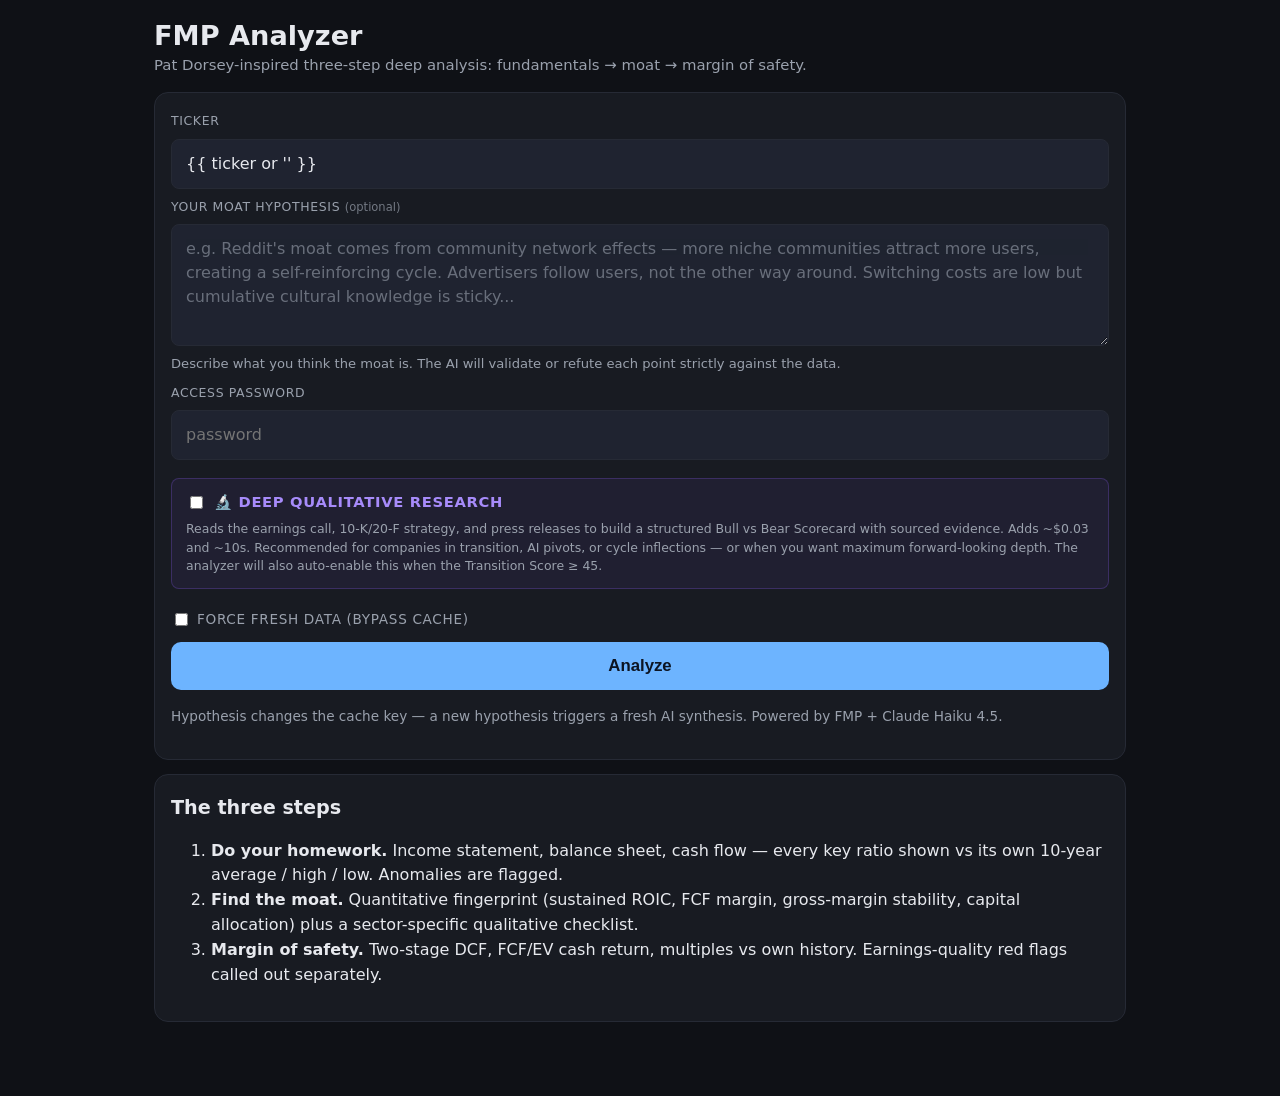
<file: templates/index.html>
<!doctype html>
<html lang="en">
<head>
<meta charset="utf-8">
<meta name="viewport" content="width=device-width,initial-scale=1">
<title>FMP Analyzer — Dorsey-style stock analysis</title>
<link rel="stylesheet" href="/static/style.css">
</head>
<body>
<main class="wrap">
  <header>
    <h1>FMP Analyzer</h1>
    <p class="sub">Pat Dorsey-inspired three-step deep analysis: fundamentals → moat → margin of safety.</p>
  </header>

  <form method="POST" action="/analyze" class="card">
    <label for="ticker">Ticker</label>
    <input id="ticker" name="ticker" type="text" autocapitalize="characters" autocomplete="off"
           inputmode="text" required maxlength="10" value="{{ ticker or '' }}"
           placeholder="e.g. AAPL">

    <label for="moat_hypothesis">Your moat hypothesis <span class="optional">(optional)</span></label>
    <textarea id="moat_hypothesis" name="moat_hypothesis" rows="4"
              placeholder="e.g. Reddit's moat comes from community network effects — more niche communities attract more users, creating a self-reinforcing cycle. Advertisers follow users, not the other way around. Switching costs are low but cumulative cultural knowledge is sticky..."></textarea>
    <p class="field-hint">Describe what you think the moat is. The AI will validate or refute each point strictly against the data.</p>

    <label for="password">Access password</label>
    <input id="password" name="password" type="password" required placeholder="password">

    <div class="deep-research-toggle">
      <label class="checkbox-inline">
        <input type="checkbox" name="deep_research" id="deep_research" value="1">
        <span class="dr-label">🔬 Deep qualitative research</span>
      </label>
      <p class="dr-hint">Reads the earnings call, 10-K/20-F strategy, and press releases to build a structured Bull vs Bear Scorecard with sourced evidence. Adds ~$0.03 and ~10s. Recommended for companies in transition, AI pivots, or cycle inflections — or when you want maximum forward-looking depth. The analyzer will also auto-enable this when the Transition Score ≥ 45.</p>
    </div>

    <label class="checkbox-inline" style="margin-top:4px">
      <input type="checkbox" name="force_refresh" value="1"> Force fresh data (bypass cache)
    </label>
    <button type="submit">Analyze</button>
    <p class="hint">Hypothesis changes the cache key — a new hypothesis triggers a fresh AI synthesis. Powered by FMP + Claude Haiku 4.5.</p>
  </form>

  <section class="card">
    <h2>The three steps</h2>
    <ol>
      <li><strong>Do your homework.</strong> Income statement, balance sheet, cash flow — every key ratio shown vs its own 10-year average / high / low. Anomalies are flagged.</li>
      <li><strong>Find the moat.</strong> Quantitative fingerprint (sustained ROIC, FCF margin, gross-margin stability, capital allocation) plus a sector-specific qualitative checklist.</li>
      <li><strong>Margin of safety.</strong> Two-stage DCF, FCF/EV cash return, multiples vs own history. Earnings-quality red flags called out separately.</li>
    </ol>
  </section>
</main>
</body>
</html>
</file>
<file: static/style.css>
:root {
  --bg: #0f1116;
  --card: #181b22;
  --card-2: #1f2330;
  --fg: #e7e9ee;
  --mute: #9aa1ad;
  --accent: #6db4ff;
  --good: #5dd39e;
  --green: #5dd39e;
  --warn: #f5b942;
  --bad: #ff6b6b;
  --border: #262a35;
}

* { box-sizing: border-box; }
html, body { margin: 0; padding: 0; }
body {
  font-family: -apple-system, BlinkMacSystemFont, "Segoe UI", Roboto, system-ui, sans-serif;
  background: var(--bg);
  color: var(--fg);
  line-height: 1.55;
  -webkit-font-smoothing: antialiased;
}
a { color: var(--accent); text-decoration: none; }
a:hover { text-decoration: underline; }

.wrap {
  max-width: 1000px;
  margin: 0 auto;
  padding: 16px 14px 60px;
}

header h1 {
  font-size: 1.7rem;
  margin: 0.2em 0 0.1em;
  line-height: 1.1;
}
.ticker { color: var(--mute); font-weight: 400; font-size: 1rem; }
.sub { color: var(--mute); margin: 0.2em 0 1em; font-size: 0.93rem; }

.card {
  background: var(--card);
  border: 1px solid var(--border);
  border-radius: 14px;
  padding: 18px 16px;
  margin: 14px 0;
}
.card.hero { border-color: #2c4a6e; background: linear-gradient(180deg, #1a2434, #181b22); }

h2 { font-size: 1.2rem; margin: 0 0 0.4em; }
h3 { font-size: 1.0rem; margin: 1.2em 0 0.4em; color: var(--fg); }

.snapshot-grid, .kvgrid {
  display: grid;
  grid-template-columns: repeat(2, minmax(0, 1fr));
  gap: 8px 12px;
  margin: 8px 0;
}
@media (min-width: 600px) {
  .snapshot-grid, .kvgrid { grid-template-columns: repeat(4, minmax(0, 1fr)); }
}
.snapshot-grid div, .kvgrid div {
  background: var(--card-2);
  border-radius: 8px;
  padding: 8px 10px;
  display: flex;
  flex-direction: column;
}
.snapshot-grid span, .kvgrid span { color: var(--mute); font-size: 0.78rem; text-transform: uppercase; letter-spacing: 0.04em; }
.snapshot-grid strong, .kvgrid strong { font-size: 1.05rem; font-weight: 600; }

.tablewrap { overflow-x: auto; -webkit-overflow-scrolling: touch; }
table {
  width: 100%;
  border-collapse: collapse;
  font-size: 0.92rem;
  min-width: 540px;
}
th, td { text-align: left; padding: 7px 8px; border-bottom: 1px solid var(--border); }
th { font-weight: 600; color: var(--mute); }
tbody th { color: var(--fg); }
tr.flag-elevated_vs_history td, tr.flag-elevated_vs_history th { background: rgba(245, 185, 66, 0.06); }
tr.flag-extreme_vs_history td, tr.flag-extreme_vs_history th { background: rgba(255, 107, 107, 0.08); }
tr.flag-depressed_vs_history td, tr.flag-depressed_vs_history th { background: rgba(93, 211, 158, 0.06); }

.flag-tag { font-size: 0.75rem; padding: 2px 7px; border-radius: 999px; background: var(--card-2); color: var(--warn); white-space: nowrap; }
.flag-tag.extreme_vs_history { color: var(--bad); }
.flag-tag.depressed_vs_history { color: var(--good); }

.moat-verdict {
  display: flex; align-items: center; gap: 14px; margin: 6px 0 14px;
  background: var(--card-2); padding: 12px 14px; border-radius: 10px;
}
.big-score { font-size: 1.6rem; font-weight: 700; color: var(--accent); }

.moat-panes {
  display: grid;
  grid-template-columns: 1fr;
  gap: 14px;
  margin: 8px 0 18px;
}
@media (min-width: 800px) {
  .moat-panes { grid-template-columns: 1fr 1fr; }
  .moat-panes.three-col { grid-template-columns: 1fr 1fr; }
  .moat-panes.four-col { grid-template-columns: 1fr 1fr; }
}
@media (min-width: 1200px) {
  .moat-panes.three-col { grid-template-columns: 1fr 1fr 1fr; }
  .moat-panes.four-col { grid-template-columns: 1fr 1fr; }
}
@media (min-width: 1500px) {
  .moat-panes.four-col { grid-template-columns: 1fr 1fr 1fr 1fr; }
}
.moat-pane {
  background: var(--card-2);
  border: 1px solid var(--border);
  border-radius: 10px;
  padding: 12px 14px;
}
.moat-pane.growth-pane {
  border-color: rgba(120, 200, 140, 0.4);
}
.moat-pane.growth-pane .pane-label {
  color: rgba(140, 220, 160, 0.95);
}
.moat-pane.competition-pane {
  border-color: rgba(200, 160, 100, 0.4);
}
.moat-pane.competition-pane .pane-label {
  color: rgba(220, 180, 120, 0.95);
}
.moat-pane-head {
  display: flex;
  flex-direction: column;
  gap: 4px;
  margin-bottom: 10px;
  padding-bottom: 10px;
  border-bottom: 1px solid var(--border);
}
.pane-label {
  font-size: 0.7rem;
  text-transform: uppercase;
  letter-spacing: 0.06em;
  color: var(--mute);
}
.moat-pane .big-score { font-size: 1.4rem; }
.moat-pane table { min-width: 0; font-size: 0.86rem; }

/* ---- Quality color coding for metric current values ---- */
td.qval, strong.qval { font-weight: 600; }
td.qval.great, strong.qval.great { color: #4ade80; }
td.qval.good,  strong.qval.good  { color: #86efac; }
td.qval.warn,  strong.qval.warn  { color: var(--warn); }
td.qval.bad,   strong.qval.bad   { color: var(--warn); }
td.qval.critical, strong.qval.critical { color: var(--bad); }

/* ---- Chat follow-ups ---- */
#chat-messages {
  display: flex;
  flex-direction: column;
  gap: 10px;
  margin: 10px 0 14px;
  max-height: 600px;
  overflow-y: auto;
}
#chat-messages:empty { display: none; }
.chat-bubble {
  padding: 10px 14px;
  border-radius: 12px;
  max-width: 85%;
  line-height: 1.45;
  white-space: pre-wrap;
  word-wrap: break-word;
}
.chat-bubble.user {
  align-self: flex-end;
  background: var(--accent, #4a7cff);
  color: #fff;
  border-bottom-right-radius: 4px;
}
.chat-bubble.assistant {
  align-self: flex-start;
  background: var(--card-2);
  border: 1px solid var(--border);
  border-bottom-left-radius: 4px;
}
.chat-bubble.assistant.loading {
  font-style: italic;
  color: var(--mute);
}
.chat-bubble.error {
  align-self: stretch;
  background: rgba(220, 80, 80, 0.12);
  border: 1px solid rgba(220, 80, 80, 0.4);
  color: #ffb3b3;
}
.chat-bubble .meta {
  display: block;
  font-size: 0.7rem;
  color: var(--mute);
  margin-top: 6px;
}
.chat-bubble.user .meta { color: rgba(255,255,255,0.7); }

#chat-form textarea {
  width: 100%;
  background: var(--card-2);
  color: var(--fg);
  border: 1px solid var(--border);
  border-radius: 8px;
  padding: 10px 12px;
  font-family: inherit;
  font-size: 0.95rem;
  resize: vertical;
}
#chat-form textarea:focus { outline: 1px solid var(--accent, #4a7cff); }
.chat-controls {
  display: flex;
  align-items: center;
  gap: 12px;
  margin-top: 8px;
  flex-wrap: wrap;
}
.chat-controls input[type="password"] {
  background: var(--card-2);
  color: var(--fg);
  border: 1px solid var(--border);
  border-radius: 6px;
  padding: 7px 10px;
  font-size: 0.9rem;
  flex: 1;
  min-width: 120px;
}
.chat-controls button {
  background: var(--accent, #4a7cff);
  color: #fff;
  border: none;
  border-radius: 6px;
  padding: 8px 18px;
  font-size: 0.95rem;
  font-weight: 600;
  cursor: pointer;
}
.chat-controls button:disabled {
  opacity: 0.5;
  cursor: not-allowed;
}
.checkbox-inline {
  display: inline-flex;
  align-items: center;
  gap: 6px;
  font-size: 0.85rem;
  color: var(--mute);
  cursor: pointer;
}
#chat-cost {
  margin-top: 6px;
  font-size: 0.78rem;
}

.checklist { padding-left: 1.1em; }
.checklist li { margin-bottom: 4px; }

.flag-card {
  background: var(--card-2);
  border-left: 4px solid var(--mute);
  border-radius: 8px;
  padding: 10px 14px;
  margin: 8px 0;
}
.flag-card.sev-high { border-left-color: var(--bad); }
.flag-card.sev-medium { border-left-color: var(--warn); }
.flag-card.sev-low { border-left-color: var(--accent); }
.flag-head { display: flex; justify-content: space-between; align-items: center; gap: 10px; }
.sev { font-size: 0.7rem; text-transform: uppercase; letter-spacing: 0.05em; padding: 2px 8px; border-radius: 999px; }
.sev.sev-high { background: rgba(255,107,107,0.18); color: var(--bad); }
.sev.sev-medium { background: rgba(245,185,66,0.18); color: var(--warn); }
.sev.sev-low { background: rgba(109,180,255,0.18); color: var(--accent); }

.badge {
  display: inline-block; font-size: 0.75rem; padding: 2px 8px; border-radius: 999px;
  margin-left: 8px; vertical-align: middle;
}
.badge.cache { background: rgba(154,161,173,0.2); color: var(--mute); }
.badge.fresh { background: rgba(93,211,158,0.18); color: var(--good); }

form.card { display: flex; flex-direction: column; gap: 8px; }
label { font-size: 0.78rem; color: var(--mute); text-transform: uppercase; letter-spacing: 0.05em; }
label .optional { font-size: 0.72rem; color: var(--mute); text-transform: none; letter-spacing: 0; opacity: 0.7; }
input[type="text"], input[type="password"], textarea {
  background: var(--card-2);
  border: 1px solid var(--border);
  border-radius: 8px;
  padding: 12px 14px;
  color: var(--fg);
  font-size: 1.0rem;
  width: 100%;
  font-family: inherit;
  line-height: 1.5;
  resize: vertical;
}
input:focus, textarea:focus { outline: 2px solid var(--accent); border-color: var(--accent); }
textarea::placeholder { color: var(--mute); opacity: 0.6; }
.field-hint { color: var(--mute); font-size: 0.82rem; margin: 0; }
button {
  background: var(--accent);
  color: #0c1422;
  border: 0;
  border-radius: 10px;
  padding: 14px;
  font-size: 1.05rem;
  font-weight: 700;
  cursor: pointer;
  margin-top: 4px;
}
button:hover { filter: brightness(1.05); }
.hint { color: var(--mute); font-size: 0.85rem; margin-top: 8px; }

/* Hypothesis display on report */
.hypothesis-box {
  background: rgba(109, 180, 255, 0.07);
  border: 1px solid rgba(109, 180, 255, 0.2);
  border-radius: 8px;
  padding: 10px 14px;
  margin-bottom: 14px;
}
.hypothesis-box p { margin: 4px 0 0; font-style: italic; color: var(--fg); font-size: 0.93rem; }
.hyp-label {
  font-size: 0.72rem; text-transform: uppercase; letter-spacing: 0.06em;
  color: var(--accent); font-weight: 600;
}

.ai-md h2, .ai-md h3 { margin: 0.6em 0 0.3em; }
.ai-md ul { padding-left: 1.2em; margin: 0.4em 0; }
.ai-md p { margin: 0.4em 0; }

/* ---- Step 4 — Business Quality Report Card ---- */
.bq-banner {
  display: flex;
  align-items: center;
  gap: 14px;
  background: var(--card-2);
  border-radius: 10px;
  padding: 12px 16px;
  margin-bottom: 16px;
}
/* ── Business Quality Pillar Cards ───────────────────────── */
.bq-grid {
  display: grid;
  grid-template-columns: 1fr;
  gap: 14px;
}
@media (min-width: 600px)  { .bq-grid { grid-template-columns: 1fr 1fr; } }
@media (min-width: 1100px) { .bq-grid { grid-template-columns: repeat(3, 1fr); } }
@media (min-width: 1500px) { .bq-grid { grid-template-columns: repeat(5, 1fr); } }

.bq-pillar {
  background: var(--card-2);
  border: 1px solid var(--border);
  border-radius: 12px;
  overflow: hidden;
  display: flex;
  flex-direction: column;
  /* Left accent strip per quality level */
  border-left-width: 4px;
  border-left-style: solid;
}
.bq-pillar.great { border-left-color: #4ade80; }
.bq-pillar.good  { border-left-color: #86efac; }
.bq-pillar.warn  { border-left-color: #f5b942; }
.bq-pillar.bad   { border-left-color: #ff6b6b; }
.bq-pillar.critical { border-left-color: #dc2626; }

/* Top section — score display */
.bq-pillar-top {
  padding: 14px 16px 12px;
  display: flex;
  flex-direction: column;
  gap: 5px;
  border-bottom: 1px solid var(--border);
}

.bq-pillar-label {
  font-size: 0.68rem;
  font-weight: 700;
  text-transform: uppercase;
  letter-spacing: 0.1em;
  color: var(--mute);
}

.bq-score-row {
  display: flex;
  align-items: baseline;
  gap: 4px;
}

.bq-score-num {
  font-size: 2.1rem;
  font-weight: 800;
  line-height: 1;
  letter-spacing: -0.02em;
}
.bq-score-num.great { color: #4ade80; }
.bq-score-num.good  { color: #86efac; }
.bq-score-num.warn  { color: #f5b942; }
.bq-score-num.bad   { color: #ff6b6b; }
.bq-score-num.critical { color: #dc2626; }

.bq-score-denom {
  font-size: 0.9rem;
  color: var(--mute);
  font-weight: 500;
  align-self: flex-end;
  margin-bottom: 3px;
}

/* Progress track */
.bq-score-track {
  height: 5px;
  background: var(--border);
  border-radius: 999px;
  overflow: hidden;
  margin-top: 2px;
}
.bq-score-fill {
  height: 100%;
  border-radius: 999px;
}
.bq-score-fill.great { background: #4ade80; }
.bq-score-fill.good  { background: #86efac; }
.bq-score-fill.warn  { background: #f5b942; }
.bq-score-fill.bad   { background: #ff6b6b; }
.bq-score-fill.critical { background: #dc2626; }

.bq-verdict-text {
  font-size: 0.85rem;
  font-weight: 600;
  color: var(--fg);
  margin-top: 1px;
}

/* Body — AI text + collapsible details */
.bq-pillar-body {
  padding: 12px 16px 14px;
  flex: 1;
  display: flex;
  flex-direction: column;
  gap: 0;
}

.bq-ai-text {
  font-size: 0.85rem;
  line-height: 1.55;
  color: var(--fg);
  margin: 0 0 10px;
}

/* Collapsible details table */
details.bq-details { margin-top: 4px; }
details.bq-details > summary {
  list-style: none;
  cursor: pointer;
  font-size: 0.72rem;
  font-weight: 700;
  color: var(--mute);
  text-transform: uppercase;
  letter-spacing: 0.07em;
  padding: 7px 0 5px;
  border-top: 1px solid var(--border);
  display: flex;
  align-items: center;
  gap: 5px;
  user-select: none;
}
details.bq-details > summary::-webkit-details-marker { display: none; }
details.bq-details > summary::before {
  content: '▶';
  font-size: 0.55rem;
  opacity: 0.6;
  transition: transform 0.18s;
  display: inline-block;
}
details.bq-details[open] > summary::before { transform: rotate(90deg); }
.bq-pillar table { min-width: 0; font-size: 0.82rem; margin-top: 6px; }

/* ---- Business model / per-$1,000 panel ---- */
.biz-model-panel {
  background: var(--card-2);
  border: 1px solid var(--border);
  border-radius: 10px;
  padding: 14px 16px;
  margin-bottom: 16px;
}
.biz-model-head { margin-bottom: 12px; }
.per1k-grid { display: flex; flex-direction: column; gap: 6px; margin-bottom: 12px; }
.per1k-row {
  display: grid;
  grid-template-columns: 190px 1fr 52px;
  align-items: center;
  gap: 8px;
  font-size: 0.85rem;
}
.per1k-label { color: var(--fg); white-space: nowrap; }
/* Balance-sheet rows with inline description text */
.bs-row-with-desc { align-items: start; }
.per1k-label-col { display: flex; flex-direction: column; gap: 1px; min-width: 0; }
.per1k-label-col .per1k-label { white-space: normal; line-height: 1.3; }
.per1k-desc { font-size: 0.69rem; color: var(--mute); line-height: 1.35; white-space: normal; }
.bs-row-with-desc .per1k-bar-wrap { margin-top: 5px; }
.bs-row-with-desc .per1k-val { margin-top: 3px; }
.per1k-bar-wrap { background: var(--border); border-radius: 3px; height: 7px; }
.per1k-bar { border-radius: 3px; height: 7px; min-width: 2px; max-width: 100%; opacity: 0.85; }
.per1k-val { font-weight: 700; text-align: right; font-size: 0.83rem; }
.per1k-note { font-size: 0.72rem; color: var(--mute); margin-top: 4px; }
.per1k-divider { border-top: 1px dashed var(--border); margin: 4px 0; }
.per1k-derived .per1k-label { color: var(--mute); }
.per1k-subtext {
  grid-column: 1 / -1;
  font-size: 0.71rem;
  color: var(--mute);
  margin-top: -2px;
  padding-bottom: 2px;
}
.biz-model-text {
  margin: 0;
  font-size: 0.9rem;
  color: var(--fg);
  line-height: 1.55;
  border-top: 1px solid var(--border);
  padding-top: 10px;
}

/* ---- Capital allocation chart ---- */
.capalloc-grid { display: flex; flex-direction: column; gap: 6px; }

/* ---- Balance sheet fortress metrics strip ---- */
.bs-fortress-strip {
  display: grid;
  grid-template-columns: repeat(2, 1fr);
  gap: 8px;
  margin: 10px 0 8px;
}
@media (min-width: 500px)  { .bs-fortress-strip { grid-template-columns: repeat(3, 1fr); } }
@media (min-width: 800px)  { .bs-fortress-strip { grid-template-columns: repeat(6, 1fr); } }
.bs-fortress-cell {
  background: var(--card-2);
  border: 1px solid var(--border);
  border-radius: 8px;
  padding: 8px 10px;
  display: flex;
  flex-direction: column;
  gap: 3px;
}
.bs-fortress-label {
  color: var(--mute);
  font-size: 0.72rem;
  text-transform: uppercase;
  letter-spacing: 0.04em;
}
.bs-fortress-val { font-size: 1.0rem; font-weight: 700; color: var(--fg); }
.bs-fortress-val.great { color: #4ade80; }
.bs-fortress-val.good  { color: #86efac; }
.bs-fortress-val.warn  { color: var(--warn); }
.bs-fortress-val.bad   { color: var(--bad); }

/* ---- Quarterly momentum / forward estimates acceleration badge ---- */
.accel-badge {
  display: inline-flex;
  align-items: center;
  gap: 6px;
  padding: 5px 12px;
  border-radius: 20px;
  font-size: 0.85rem;
  font-weight: 600;
  -webkit-print-color-adjust: exact;
  print-color-adjust: exact;
}
.accel-badge.accelerating { background: rgba(74, 222, 128, 0.15); color: #4ade80; border: 1px solid rgba(74,222,128,0.3); }
.accel-badge.decelerating { background: rgba(248, 113, 113, 0.15); color: var(--bad); border: 1px solid rgba(248,113,113,0.3); }
.accel-badge.stable       { background: var(--card-2); color: var(--mute); border: 1px solid var(--border); }

/* ---- Step 4: Transition Score panel (forward-looking complement to pillar scoring) ---- */
.transition-panel {
  margin: 14px 0 6px;
  background: var(--card-2);
  border: 1px solid var(--border);
  border-radius: 8px;
  padding: 10px 14px;
}
.transition-panel[open] {
  padding-bottom: 14px;
}
.transition-summary {
  display: flex;
  align-items: center;
  gap: 12px;
  flex-wrap: wrap;
  cursor: pointer;
  list-style: none;
  user-select: none;
}
.transition-summary::-webkit-details-marker { display: none; }
.transition-summary::before {
  content: "▸";
  display: inline-block;
  color: var(--mute);
  transition: transform 0.15s;
  margin-right: 2px;
}
.transition-panel[open] .transition-summary::before { transform: rotate(90deg); }
.ts-label {
  color: var(--mute);
  font-size: 0.72rem;
  text-transform: uppercase;
  letter-spacing: 0.05em;
  font-weight: 600;
}
.ts-score {
  font-size: 1.15rem;
  font-weight: 800;
  font-variant-numeric: tabular-nums;
}
.ts-score.great { color: var(--good); }
.ts-score.good  { color: #86efac; }
.ts-score.warn  { color: var(--warn); }
.ts-score.bad   { color: var(--bad); }
.ts-verdict {
  font-weight: 600;
  font-size: 0.95rem;
}
.ts-help {
  color: var(--mute);
  cursor: help;
  font-size: 0.85rem;
  margin-left: auto;
}
.transition-body {
  margin-top: 10px;
}
table.ts-signals {
  width: 100%;
  border-collapse: collapse;
}
table.ts-signals th,
table.ts-signals td {
  text-align: left;
  padding: 6px 8px;
  border-bottom: 1px solid var(--border);
  font-size: 0.88rem;
  vertical-align: top;
}
table.ts-signals th {
  font-weight: 600;
  color: var(--fg);
  width: 28%;
}
table.ts-signals tr:last-child th,
table.ts-signals tr:last-child td { border-bottom: none; }
.ts-val { font-variant-numeric: tabular-nums; color: var(--fg); font-weight: 600; }
.ts-pts { font-variant-numeric: tabular-nums; font-weight: 600; }
.ts-pts.great { color: var(--good); }
.ts-pts.good  { color: #86efac; }
.ts-pts.warn  { color: var(--warn); }
.ts-pts.bad   { color: var(--bad); }
.ts-note { color: var(--mute); }
tr.ts-deferred { opacity: 0.55; }
tr.ts-deferred .ts-pts { color: var(--mute); font-style: italic; font-weight: 500; }

/* ---- Deep-research mode badge (hero strip) ---- */
.dr-badge { font-size: 0.73rem; padding: 3px 8px; border-radius: 10px; }
.dr-manual { background: rgba(139, 92, 246, 0.18); color: #a78bfa; border: 1px solid rgba(139,92,246,0.35); }
.dr-auto   { background: rgba(56, 189, 248, 0.15); color: #38bdf8; border: 1px solid rgba(56,189,248,0.3); }

/* ---- Deep-research toggle on index page ---- */
.deep-research-toggle {
  margin: 10px 0 8px;
  padding: 12px 14px;
  background: rgba(139, 92, 246, 0.07);
  border: 1px solid rgba(139,92,246,0.25);
  border-radius: 8px;
}
.deep-research-toggle .checkbox-inline { display: flex; align-items: center; gap: 8px; margin: 0; }
.dr-label { font-weight: 600; color: #a78bfa; font-size: 0.92rem; }
.dr-hint { margin: 6px 0 0; font-size: 0.78rem; color: var(--mute); line-height: 1.5; }

/* ---- Guidance tracker table (Step 3) ---- */
table.guidance-tracker {
  width: 100%;
  border-collapse: collapse;
  margin: 10px 0 6px;
  font-size: 0.85rem;
}
table.guidance-tracker td { padding: 6px 10px; border-bottom: 1px solid var(--border); }
table.guidance-tracker td:first-child { width: 40%; }
.gt-label { color: var(--mute); font-size: 0.8rem; }
.gt-guidance { font-size: 1.05rem; color: var(--good); }
.gt-rh {
  display: inline-block; margin-left: 8px;
  font-size: 0.72rem; padding: 2px 7px; border-radius: 8px; font-weight: 600;
  text-transform: uppercase; letter-spacing: .04em;
}
.gt-raised  { background: rgba(74,222,128,0.15); color: #4ade80; }
.gt-held    { background: rgba(148,163,184,0.12); color: var(--mute); }
.gt-lowered { background: rgba(248,113,113,0.15); color: var(--bad); }
.gt-initiated { background: rgba(56,189,248,0.15); color: #38bdf8; }
.gt-pending {
  display: flex; align-items: center; gap: 8px;
  padding: 10px 12px; margin-top: 14px;
  background: var(--card-2); border-radius: 7px; opacity: 0.65;
  font-size: 0.82rem;
}
.gt-pending-label { font-weight: 600; color: var(--mute); }
.gt-pending-note  { color: var(--mute); }
.gt-pending-hint  { color: var(--mute); font-size: 0.76rem; font-style: italic; }

/* ---- Bull vs Bear scorecard — Visual card layout ---- */
.bb-section {
  margin: 22px 0 10px;
  border-radius: 10px;
  overflow: hidden;
}
.bb-section-header {
  display: flex;
  align-items: baseline;
  gap: 10px;
  margin-bottom: 12px;
}
.bb-section-title {
  font-size: 0.9rem;
  font-weight: 700;
  color: var(--fg);
  letter-spacing: 0.02em;
}
.bb-subtitle {
  font-size: 0.72rem;
  color: var(--mute);
}

/* Balance bar */
.bb-balance-bar  { margin-bottom: 14px; }
.bb-balance-labels {
  display: flex;
  justify-content: space-between;
  font-size: 0.72rem;
  font-weight: 600;
  margin-bottom: 5px;
}
.bb-lbl-bull { color: var(--good); }
.bb-lbl-bear { color: var(--bad); }
.bb-bar-track {
  height: 7px;
  border-radius: 4px;
  background: rgba(239,68,68,.25);
  overflow: hidden;
}
.bb-bar-fill {
  height: 100%;
  background: var(--good);
  border-radius: 4px;
  transition: width .4s ease;
}

/* Two-column grid */
.bb-columns {
  display: grid;
  grid-template-columns: 1fr 1fr;
  gap: 10px;
  margin-bottom: 10px;
}
@media (max-width: 640px) { .bb-columns { grid-template-columns: 1fr; } }

.bb-column {
  border-radius: 8px;
  padding: 12px 14px;
}
.bb-bull-col {
  background: rgba(34,197,94,.07);
  border: 1px solid rgba(34,197,94,.25);
}
.bb-bear-col {
  background: rgba(239,68,68,.07);
  border: 1px solid rgba(239,68,68,.25);
}

.bb-col-header {
  font-size: 0.72rem;
  font-weight: 800;
  text-transform: uppercase;
  letter-spacing: .07em;
  margin-bottom: 10px;
  padding-bottom: 7px;
  border-bottom: 1px solid rgba(255,255,255,.08);
}
.bb-bull-hdr { color: var(--good); }
.bb-bear-hdr { color: var(--bad); }

/* Individual point */
.bb-point {
  display: flex;
  gap: 10px;
  padding: 9px 0;
  border-bottom: 1px solid rgba(255,255,255,.05);
}
.bb-point:last-child { border-bottom: none; padding-bottom: 2px; }

/* Probability ring */
.bb-prob-ring {
  flex-shrink: 0;
  width: 46px;
  height: 46px;
  border-radius: 50%;
  display: flex;
  align-items: center;
  justify-content: center;
  font-weight: 800;
  font-size: 0.72rem;
  line-height: 1;
}
.bb-prob-bull {
  background: rgba(34,197,94,.18);
  color: var(--good);
  border: 2px solid rgba(34,197,94,.4);
}
.bb-prob-bear {
  background: rgba(239,68,68,.18);
  color: var(--bad);
  border: 2px solid rgba(239,68,68,.4);
}

.bb-point-body  { flex: 1; min-width: 0; }

/* Confidence badge */
.bb-conf {
  display: inline-block;
  padding: 1px 7px;
  border-radius: 3px;
  font-size: 0.63rem;
  font-weight: 700;
  text-transform: uppercase;
  letter-spacing: .06em;
  margin-bottom: 4px;
  vertical-align: middle;
}
/* Bull-side confidence colours */
.bb-conf-High   { background: rgba(34,197,94,.2);  color: var(--good); }
.bb-conf-Medium { background: rgba(251,191,36,.2); color: var(--warn); }
.bb-conf-Low    { background: rgba(156,163,175,.2); color: var(--mute); }
/* Bear-side confidence colours */
.bb-conf-bear-High   { background: rgba(239,68,68,.2);  color: var(--bad); }
.bb-conf-bear-Medium { background: rgba(251,191,36,.2); color: var(--warn); }
.bb-conf-bear-Low    { background: rgba(156,163,175,.2); color: var(--mute); }

.bb-claim {
  font-size: 0.81rem;
  font-weight: 600;
  color: var(--fg);
  line-height: 1.35;
  margin-bottom: 4px;
}
.bb-evidence {
  font-size: 0.73rem;
  color: var(--mute);
  line-height: 1.45;
  font-style: italic;
}

/* Net thesis */
.bb-thesis {
  background: var(--card-2);
  border: 1px solid var(--border);
  border-radius: 8px;
  padding: 13px 15px;
  margin-top: 4px;
}
.bb-thesis-label {
  font-size: 0.7rem;
  font-weight: 700;
  text-transform: uppercase;
  letter-spacing: .07em;
  color: var(--mute);
  margin-bottom: 7px;
}
.bb-thesis-text {
  font-size: 0.82rem;
  color: var(--fg);
  line-height: 1.65;
}

/* ---- ai-md h4 (kept for any residual h4 from markdown) ---- */
.ai-md h4 {
  margin: 14px 0 6px;
  font-size: 0.82rem;
  text-transform: uppercase;
  letter-spacing: .06em;
  color: var(--mute);
  border-bottom: 1px solid var(--border);
  padding-bottom: 4px;
}
.ai-md h4:first-of-type { margin-top: 6px; }

/* ---- Margin trend / earnings quality tables ---- */
.trend-table th:first-child { width: 60px; }
.trend-table td { text-align: center; min-width: 90px; }
.qval.great { color: var(--good); }
.qval.good  { color: #86efac; }
.qval.warn  { color: var(--warn); }
.qval.bad   { color: var(--bad); }
.qval.n\/a, .qval.loss { color: var(--mute); }

/* ---- Segment growth bar chart (Growth pillar) ---- */
.seg-breakdown {
  margin-top: 12px;
  padding-top: 10px;
  border-top: 1px solid var(--border);
}
.seg-breakdown-label {
  font-size: 0.7rem;
  text-transform: uppercase;
  letter-spacing: 0.06em;
  color: var(--mute);
  margin-bottom: 8px;
}
.seg-row { margin-bottom: 8px; }
.seg-row-top {
  display: flex;
  align-items: center;
  gap: 8px;
  margin-bottom: 2px;
}
.seg-name {
  font-size: 0.83rem;
  color: var(--fg);
  min-width: 110px;
  max-width: 110px;
  white-space: nowrap;
  overflow: hidden;
  text-overflow: ellipsis;
}
.seg-bar-wrap {
  flex: 1;
  background: var(--border);
  border-radius: 3px;
  height: 6px;
}
.seg-bar {
  background: var(--accent);
  border-radius: 3px;
  height: 6px;
  min-width: 2px;
  max-width: 100%;
}
.seg-pct {
  font-size: 0.8rem;
  font-weight: 600;
  color: var(--fg);
  white-space: nowrap;
  min-width: 60px;
  text-align: right;
}
.seg-note-text {
  font-size: 0.75rem;
  color: var(--mute);
  padding-left: 118px;
  line-height: 1.4;
}

/* ---- Cash generation summary strip ---- */
.cashgen-strip {
  display: grid;
  grid-template-columns: repeat(2, 1fr);
  gap: 8px;
  margin: 12px 0 20px;
}
@media (min-width: 500px) { .cashgen-strip { grid-template-columns: repeat(3, 1fr); } }
@media (min-width: 900px) { .cashgen-strip { grid-template-columns: repeat(5, 1fr); } }
.cashgen-cell {
  background: var(--card-2);
  border: 1px solid var(--border);
  border-radius: 8px;
  padding: 10px 12px;
  display: flex;
  flex-direction: column;
  gap: 2px;
}
.cashgen-label {
  font-size: 0.68rem;
  text-transform: uppercase;
  letter-spacing: 0.05em;
  color: var(--mute);
}
.cashgen-val {
  font-size: 1.15rem;
  font-weight: 700;
  color: var(--fg);
}
.cashgen-val.great { color: #4ade80; }
.cashgen-val.good  { color: #86efac; }
.cashgen-val.warn  { color: var(--warn); }
.cashgen-val.bad   { color: var(--bad); }
.cashgen-note {
  font-size: 0.68rem;
  color: var(--mute);
}

/* ---- 10-K Risk Factors section ---- */
.badge-source {
  display: inline-block;
  font-size: 0.65rem;
  font-weight: 600;
  text-transform: uppercase;
  letter-spacing: 0.05em;
  background: rgba(96,165,250,0.15);
  color: #60a5fa;
  border: 1px solid rgba(96,165,250,0.3);
  border-radius: 4px;
  padding: 1px 7px;
  margin-left: 8px;
  vertical-align: middle;
}
.risk10k-grid {
  display: grid;
  grid-template-columns: 1fr;
  gap: 10px;
  margin-top: 12px;
}
@media (min-width: 700px) { .risk10k-grid { grid-template-columns: repeat(2, 1fr); } }
@media (min-width: 1100px) { .risk10k-grid { grid-template-columns: repeat(3, 1fr); } }
.risk10k-card {
  background: var(--card-2);
  border: 1px solid var(--border);
  border-left-width: 3px;
  border-radius: 8px;
  padding: 12px 14px;
  display: flex;
  flex-direction: column;
  gap: 6px;
}
.risk10k-head { display: flex; flex-direction: column; gap: 3px; }
.risk10k-cat {
  font-size: 0.65rem;
  font-weight: 700;
  text-transform: uppercase;
  letter-spacing: 0.06em;
  opacity: 0.7;
}
.risk10k-title {
  font-size: 0.9rem;
  line-height: 1.3;
}
.risk10k-detail {
  font-size: 0.8rem;
  color: var(--mute);
  line-height: 1.5;
  margin: 0;
}
/* Category accent colors on left border */
.risk10k-competitive  { border-left-color: #f87171; }
.risk10k-regulatory   { border-left-color: #fb923c; }
.risk10k-financial    { border-left-color: #fbbf24; }
.risk10k-operational  { border-left-color: #a78bfa; }
.risk10k-macro        { border-left-color: #60a5fa; }
/* Category label colors */
.risk10k-competitive  .risk10k-cat { color: #f87171; }
.risk10k-regulatory   .risk10k-cat { color: #fb923c; }
.risk10k-financial    .risk10k-cat { color: #fbbf24; }
.risk10k-operational  .risk10k-cat { color: #a78bfa; }
.risk10k-macro        .risk10k-cat { color: #60a5fa; }

/* ---- Header top row (back link + print button) ---- */
.header-toprow {
  display: flex;
  align-items: center;
  justify-content: space-between;
  margin-bottom: 4px;
}
.btn-print {
  background: var(--card-2);
  color: var(--mute);
  border: 1px solid var(--border);
  border-radius: 6px;
  padding: 5px 12px;
  font-size: 0.8rem;
  cursor: pointer;
  transition: background 0.15s, color 0.15s;
}
.btn-print:hover { background: var(--border); color: var(--fg); }

/* ---- ROIC vs WACC bar chart ---- */
.roic-grid { display: flex; flex-direction: column; gap: 5px; }
.roic-row {
  display: grid;
  grid-template-columns: 44px 1fr 58px 64px;
  align-items: center;
  gap: 8px;
}
.roic-header { margin-bottom: 2px; }
.roic-year { font-size: 0.8rem; color: var(--mute); font-weight: 600; }
.roic-bar-wrap {
  position: relative;
  height: 22px;
  background: var(--card-2);
  border-radius: 4px;
  overflow: visible;
}
.roic-bar {
  height: 100%;
  border-radius: 4px;
  transition: width 0.3s ease;
}
.roic-bar.great { background: #4ade80; opacity: 0.75; }
.roic-bar.good  { background: #86efac; opacity: 0.65; }
.roic-bar.warn  { background: var(--warn); opacity: 0.60; }
.roic-bar.bad   { background: var(--bad); opacity: 0.55; }
.roic-wacc-line {
  position: absolute;
  top: -4px;
  bottom: -4px;
  width: 2px;
  background: var(--mute);
  border-radius: 1px;
  z-index: 2;
}
.roic-wacc-label {
  position: absolute;
  bottom: 100%;
  left: 50%;
  transform: translateX(-50%);
  white-space: nowrap;
  font-size: 0.68rem;
  color: var(--mute);
  padding-bottom: 2px;
  pointer-events: none;
}
.roic-pct {
  font-weight: 700;
  font-size: 0.88rem;
  text-align: right;
}
.roic-pct-hdr, .roic-spread-hdr {
  font-size: 0.68rem;
  color: var(--mute);
  text-transform: uppercase;
  letter-spacing: 0.04em;
  text-align: right;
}
.roic-spread {
  font-size: 0.82rem;
  font-weight: 700;
  text-align: right;
}

/* ---- TIE 5-column row variant ---- */
.tie-row {
  display: grid;
  grid-template-columns: 44px 1fr 54px 62px 56px;
  align-items: center;
  gap: 8px;
}

/* ── Projection row modifier (ROIC & TIE charts) ────────────────────── */
.roic-row.projection,
.tie-row.projection { opacity: 0.78; }
.proj-bar {
  background: transparent !important;
  border: 2px dashed currentColor;
  position: relative;
}
.proj-bar::after {
  content: '';
  position: absolute;
  inset: 0;
  background: currentColor;
  opacity: 0.18;
}
.proj-badge {
  font-size: 0.60rem;
  font-weight: 500;
  color: var(--mute);
  margin-left: 3px;
  vertical-align: middle;
  letter-spacing: 0.03em;
}

/* ── Current Year Outlook panel ─────────────────────────────────────── */
.cyo-meta { font-size: 0.82rem; color: var(--mute); margin-bottom: 1rem; }
.cyo-grid {
  display: grid;
  grid-template-columns: repeat(auto-fill, minmax(148px, 1fr));
  gap: 0.75rem;
  margin-bottom: 0.5rem;
}
.cyo-card {
  background: var(--card);
  border-radius: 8px;
  padding: 0.85rem 0.9rem;
  border-left: 3px solid var(--accent);
}
.cyo-label {
  font-size: 0.68rem;
  color: var(--mute);
  text-transform: uppercase;
  letter-spacing: 0.05em;
  margin-bottom: 0.2rem;
}
.cyo-value {
  font-size: 1.35rem;
  font-weight: 700;
  color: var(--fg);
  margin: 0.15rem 0;
}
.cyo-prior {
  font-size: 0.70rem;
  color: var(--mute);
  margin-bottom: 0.15rem;
}
.cyo-yoy {
  font-size: 0.78rem;
  font-weight: 600;
  margin-bottom: 0.2rem;
}
.cyo-yoy.pos { color: var(--green); }
.cyo-yoy.neg { color: var(--bad); }
.cyo-source {
  font-size: 0.62rem;
  color: var(--mute);
  font-style: italic;
}

/* ── CYO warning banner ─────────────────────────────────────────────── */
.cyo-warning {
  background: rgba(245,158,11,0.10);
  border: 1px solid rgba(245,158,11,0.30);
  border-radius: 6px;
  padding: 0.55rem 0.85rem;
  font-size: 0.80rem;
  color: var(--warn);
  margin-bottom: 0.75rem;
  line-height: 1.4;
}

/* ── Analyst Price Target Panel ─────────────────────────────────────── */
.pt-header {
  display: flex;
  align-items: center;
  gap: 10px;
  flex-wrap: wrap;
  margin-bottom: 10px;
}
.pt-rating {
  font-size: 0.78rem;
  font-weight: 700;
  padding: 3px 10px;
  border-radius: 20px;
  letter-spacing: 0.02em;
}
.pt-rating-buy  { background: rgba(74,222,128,0.15); color: var(--green); border: 1px solid rgba(74,222,128,0.3); }
.pt-rating-hold { background: rgba(250,204,21,0.15);  color: #ca8a04;     border: 1px solid rgba(250,204,21,0.3); }
.pt-rating-sell { background: rgba(248,113,113,0.15); color: var(--bad);  border: 1px solid rgba(248,113,113,0.3); }
.pt-analysts { font-size: 0.75rem; color: var(--mute); }
.pt-updated  { font-size: 0.68rem; color: var(--mute); margin-left: auto; }
.pt-warning {
  font-size: 0.75rem;
  color: var(--warn);
  background: rgba(245,158,11,0.10);
  padding: 2px 8px;
  border-radius: 4px;
  border: 1px solid rgba(245,158,11,0.25);
}
.pt-currency-note {
  font-size: 0.73rem;
  color: var(--warn);
  background: rgba(245,158,11,0.08);
  border-left: 3px solid var(--warn);
  padding: 6px 10px;
  border-radius: 4px;
  margin-bottom: 12px;
}

/* Buy / Hold / Sell segmented bar */
.pt-bhs-wrap { margin-bottom: 14px; }
.pt-bhs-bar {
  display: flex;
  height: 10px;
  border-radius: 5px;
  overflow: hidden;
  background: var(--card);
  margin-bottom: 5px;
}
.pt-bhs-seg { height: 100%; transition: width 0.3s; }
.pt-bhs-seg.buy  { background: #4ade80; }
.pt-bhs-seg.hold { background: #facc15; }
.pt-bhs-seg.sell { background: #f87171; }
.pt-bhs-labels { display: flex; gap: 14px; }
.pt-bhs-lbl { font-size: 0.70rem; font-weight: 600; }
.pt-bhs-lbl.buy  { color: #4ade80; }
.pt-bhs-lbl.hold { color: #ca8a04; }
.pt-bhs-lbl.sell { color: #f87171; }

/* Price range track */
.pt-range-wrap { margin-bottom: 8px; }
.pt-range-track {
  position: relative;
  height: 28px;
  margin: 28px 0 4px;
}
/* Thin grey base rail */
.pt-range-track::before {
  content: '';
  position: absolute;
  top: 50%; left: 0; right: 0;
  height: 4px;
  background: var(--border);
  border-radius: 2px;
  transform: translateY(-50%);
}
.pt-range-fill {
  position: absolute;
  top: 50%;
  left: 0; right: 0;
  height: 8px;
  transform: translateY(-50%);
  background: linear-gradient(to right, var(--bad) 0%, var(--warn) 45%, var(--green) 100%);
  border-radius: 4px;
  opacity: 0.70;
}
.pt-marker {
  position: absolute;
  top: 50%;
  transform: translate(-50%, -50%);
  width: 14px; height: 14px;
  border-radius: 50%;
  z-index: 3;
  cursor: default;
  box-shadow: 0 0 0 2px var(--card);
}
.pt-marker-med  { background: #a78bfa; border: 2px solid #7c3aed; }
.pt-marker-avg  { background: #60a5fa; border: 2px solid #2563eb; }
.pt-marker-price { width: 16px; height: 16px; border: 2px solid #fff; z-index: 4; }
.pt-marker-price.above { background: var(--bad); }
.pt-marker-price.below { background: var(--green); }
.pt-price-label {
  position: absolute;
  bottom: 100%;
  left: 50%;
  transform: translateX(-50%);
  font-size: 0.62rem;
  white-space: nowrap;
  color: var(--fg);
  background: var(--bg);
  padding: 1px 4px;
  border-radius: 3px;
  margin-bottom: 3px;
  pointer-events: none;
}
.pt-range-endpoints {
  display: flex;
  justify-content: space-between;
  font-size: 0.72rem;
  color: var(--mute);
  margin-bottom: 2px;
}
.pt-range-legend {
  display: flex;
  align-items: center;
  justify-content: center;
  gap: 6px;
  font-size: 0.68rem;
  color: var(--mute);
  margin-top: 6px;
  flex-wrap: wrap;
}
.pt-range-legend span:not(.pt-legend-dot) { margin-right: 10px; }
.pt-legend-dot {
  display: inline-block;
  width: 10px; height: 10px;
  border-radius: 50%;
  flex-shrink: 0;
}
.pt-legend-dot.med  { background: #a78bfa; }
.pt-legend-dot.avg  { background: #60a5fa; }
.pt-legend-dot.now.above { background: var(--bad); }
.pt-legend-dot.now.below { background: var(--green); }
.pt-range-note {
  font-size: 0.72rem;
  padding: 4px 10px;
  border-radius: 5px;
  margin-bottom: 8px;
}
.pt-range-note.above-range { background: rgba(255,107,107,0.12); color: var(--bad); border-left: 3px solid var(--bad); }
.pt-range-note.below-range { background: rgba(93,211,158,0.12); color: var(--green); border-left: 3px solid var(--green); }

/* Price target table */
.pt-table { width: 100%; }
.pt-table th { font-size: 0.72rem; color: var(--mute); text-transform: uppercase; font-weight: 600; }
.pt-table td, .pt-table th { padding: 5px 8px; }
.pt-table tbody tr:hover { background: rgba(255,255,255,0.04); }

footer { margin-top: 30px; }

/* ── DCF Scenario Analysis (Step 3) ────────────────────── */
.dcf-scenarios {
  display: flex;
  flex-direction: column;
  gap: 8px;
  margin-top: 18px;
}

.dcf-scenario {
  display: grid;
  grid-template-columns: 152px 1fr auto;
  background: var(--card-2);
  border: 1px solid var(--border);
  border-radius: 10px;
  overflow: hidden;
}

/* Highlighted base model card */
.dcf-scenario.base {
  border: 2px solid #3b82f6;
  box-shadow: 0 0 0 1px rgba(59,130,246,0.15);
}

/* Left accent stripe */
.dcf-scenario.ultra-bull { border-left: 4px solid #4ade80; }
.dcf-scenario.bull        { border-left: 4px solid #86efac; }
.dcf-scenario.bear        { border-left: 4px solid #f5b942; }
.dcf-scenario.ultra-bear  { border-left: 4px solid #ff6b6b; }

/* Left column — label chip + scenario name */
.dcs-left {
  padding: 16px 14px;
  display: flex;
  flex-direction: column;
  gap: 8px;
  border-right: 1px solid var(--border);
  justify-content: center;
}

.dcs-tag {
  display: inline-block;
  padding: 3px 9px;
  border-radius: 999px;
  font-size: 0.72rem;
  font-weight: 700;
  letter-spacing: 0.03em;
  width: fit-content;
}
.ultra-bull .dcs-tag { background: rgba(74,222,128,0.18);  color: #4ade80; }
.bull        .dcs-tag { background: rgba(134,239,172,0.18); color: #86efac; }
.base        .dcs-tag { background: rgba(96,165,250,0.2);   color: #60a5fa; }
.bear        .dcs-tag { background: rgba(245,185,66,0.18);  color: #f5b942; }
.ultra-bear  .dcs-tag { background: rgba(255,107,107,0.18); color: #ff6b6b; }

.dcs-name {
  font-size: 0.97rem;
  font-weight: 700;
  line-height: 1.2;
}

/* Middle column — assumption groups */
.dcs-mid {
  padding: 14px 18px;
  display: flex;
  flex-direction: column;
  gap: 8px;
}

.dcs-group { display: flex; flex-direction: column; gap: 2px; }

.dcs-hdr {
  font-size: 0.72rem;
  font-weight: 600;
  color: var(--mute);
  text-transform: uppercase;
  letter-spacing: 0.05em;
}

.dcs-val {
  font-size: 1rem;
  font-weight: 700;
}

.dcs-desc {
  font-size: 0.80rem;
  color: var(--mute);
  line-height: 1.45;
  margin-top: 1px;
}

.dcs-sep {
  height: 1px;
  background: var(--border);
  margin: 2px 0;
}

/* Right column — IV price + upside */
.dcs-right {
  padding: 16px 20px;
  display: flex;
  flex-direction: column;
  align-items: flex-end;
  justify-content: center;
  min-width: 140px;
  text-align: right;
  border-left: 1px solid var(--border);
}

.dcs-iv {
  font-size: 1.65rem;
  font-weight: 800;
  line-height: 1;
  letter-spacing: -0.01em;
}
.ultra-bull .dcs-iv { color: #4ade80; }
.bull        .dcs-iv { color: #86efac; }
.base        .dcs-iv { color: #60a5fa; }
.bear        .dcs-iv { color: #f5b942; }
.ultra-bear  .dcs-iv { color: #ff6b6b; }

.dcs-upside {
  font-size: 0.80rem;
  font-weight: 600;
  margin-top: 5px;
}
.ultra-bull .dcs-upside { color: #4ade80; }
.bull        .dcs-upside { color: #86efac; }
.base        .dcs-upside { color: #60a5fa; }
.bear        .dcs-upside { color: #f5b942; }
.ultra-bear  .dcs-upside { color: #ff6b6b; }

/* ── Responsive: collapse to single column on small screens ── */
@media (max-width: 640px) {
  .dcf-scenario { grid-template-columns: 1fr; }
  .dcs-left { border-right: none; border-bottom: 1px solid var(--border); }
  .dcs-right { align-items: flex-start; text-align: left; border-left: none;
               border-top: 1px solid var(--border); padding: 12px 16px; }
}

/* ══════════════════════════════════════════
   PRINT / PDF  —  switches to light mode
   CSS variables alone don't override element
   backgrounds reliably — use !important on
   every structural element.
   ══════════════════════════════════════════ */
/* ══════════════════════════════════════════════════════════
   v27 — AI Narrative visual enhancements
   ══════════════════════════════════════════════════════════ */

/* Section headers inside the narrative */
.ai-narrative h3.ai-section-hdr {
  font-size: 0.72rem;
  text-transform: uppercase;
  letter-spacing: 0.08em;
  color: var(--mute);
  border-bottom: 1px solid var(--border);
  padding-bottom: 7px;
  margin: 24px 0 14px;
  font-weight: 700;
}
.ai-narrative h3.ai-section-hdr:first-child { margin-top: 4px; }

/* Each paragraph inside the narrative gets slight breathing room */
.ai-narrative p { line-height: 1.68; margin: 0 0 10px; }

/* Moat verdict badges — Structural / Trailing chips */
.mv-badge {
  display: inline-flex;
  align-items: center;
  gap: 2px;
  padding: 1px 7px;
  border-radius: 10px;
  font-size: 0.67rem;
  font-weight: 700;
  white-space: nowrap;
  vertical-align: middle;
  margin: 0 1px;
}
.mv-yes     { background: rgba(93,211,158,0.13); color: #5dd39e; border: 1px solid rgba(93,211,158,0.3); }
.mv-no      { background: rgba(255,107,107,0.12); color: #ff7575; border: 1px solid rgba(255,107,107,0.25); }
.mv-partial { background: rgba(245,185,66,0.14); color: #f5b942; border: 1px solid rgba(245,185,66,0.28); }
.mv-masked  { background: rgba(154,161,173,0.12); color: #9aa1ad; border: 1px solid rgba(154,161,173,0.25); }
.mv-neutral { background: var(--card-2); color: var(--mute); border: 1px solid var(--border); }

/* "What to Watch" numbered list — priority cards */
ol.ai-watch-list {
  list-style: none;
  margin: 10px 0 0;
  padding: 0;
  display: flex;
  flex-direction: column;
  gap: 8px;
}
ol.ai-watch-list li {
  display: flex;
  align-items: flex-start;
  gap: 12px;
  background: var(--card-2);
  border: 1px solid var(--border);
  border-left: 3px solid var(--accent);
  border-radius: 6px;
  padding: 11px 14px;
  line-height: 1.55;
  font-size: 0.84rem;
}
/* Use Python-injected data-n so numbering survives </ol><ol> list breaks */
ol.ai-watch-list li::before {
  content: attr(data-n);
  display: flex;
  align-items: center;
  justify-content: center;
  min-width: 22px;
  height: 22px;
  border-radius: 50%;
  background: var(--accent);
  color: #0f1116;
  font-size: 0.7rem;
  font-weight: 800;
  flex-shrink: 0;
  margin-top: 1px;
}
/* First watch item (data-n="1") gets amber accent */
ol.ai-watch-list li[data-n="1"] {
  border-left-color: #f5b942;
}
ol.ai-watch-list li[data-n="1"]::before {
  background: #f5b942;
}

/* Watch section header */
.ai-watch-section h3.ai-section-hdr {
  margin-top: 0;
}

@media print {
  /* Tell browser to render background colours */
  * { -webkit-print-color-adjust: exact !important; print-color-adjust: exact !important; }

  /* Redefine ALL dark-theme CSS variables for white print background.
     Every var(--x) reference throughout the stylesheet automatically
     resolves to a print-appropriate value — no per-class override needed
     for colour or background. */
  :root {
    --bg:     #ffffff;
    --card:   #f4f5f7;
    --card-2: #edf0f5;
    --fg:     #1a1a2e;
    --mute:   #4a5568;
    --border: #d1d5db;
    --accent: #1d4ed8;
    --good:   #15803d;
    --warn:   #b45309;
    --bad:    #dc2626;
  }

  /* Hero cards use a hardcoded dark gradient — override explicitly */
  .card.hero { background: #e8edf5 !important; }
  /* Verdict / score boxes also use var(--card-2) — already handled above,
     but add an extra safety net for moat-verdict which renders as a banner */
  .moat-verdict { background: #edf0f5 !important; color: #0f172a !important; }
  .moat-verdict strong { color: #0f172a !important; }

  /* ── Page geometry ─────────────────────── */
  @page { margin: 12mm 10mm; size: A4 portrait; }

  /* ── Base surfaces ─────────────────────── */
  html, body, .wrap    { background: #ffffff !important; color: #1a1a2e !important; }
  header               { background: #ffffff !important; color: #1a1a2e !important; }
  .card                { background: #f4f5f7 !important; border: 1px solid #d1d5db !important;
                         border-radius: 8px !important; page-break-inside: avoid; break-inside: avoid; }
  .card + .card        { margin-top: 10px !important; }

  /* Inner card backgrounds */
  .moat-pane, .bq-pillar, .biz-model-panel,
  .cashgen-cell, .bs-fortress-cell,
  .risk10k-card, .flag-card               { background: #e8eaed !important; }
  .per1k-bar-wrap, .roic-bar-wrap         { background: #d1d5db !important; }
  .per1k-divider                          { background: #b0b7c3 !important; }

  /* ── Typography ────────────────────────── */
  h1, h2, h3, h4, strong, b              { color: #0f172a !important; }
  p, li, td, th, span, label             { color: #1a1a2e !important; }
  .sub, .hint, .per1k-note, .per1k-subtext,
  .cashgen-note, .bs-fortress-label,
  .roic-year, .roic-pct-hdr,
  .roic-spread-hdr, .roic-wacc-label     { color: #4a5568 !important; }
  a                                       { color: #2563eb !important; }
  .ticker                                 { color: #374151 !important; }

  /* ── Quality colours (must be dark on white) ── */
  .qval.great, .cashgen-val.great, .bs-fortress-val.great,
  .roic-pct.great, .roic-spread.great    { color: #15803d !important; }
  .qval.good,  .cashgen-val.good,  .bs-fortress-val.good,
  .roic-pct.good,  .roic-spread.good     { color: #16a34a !important; }
  .qval.warn,  .cashgen-val.warn,  .bs-fortress-val.warn,
  .roic-pct.warn,  .roic-spread.warn     { color: #b45309 !important; }
  .qval.bad,   .cashgen-val.bad,   .bs-fortress-val.bad,
  .roic-pct.bad,   .roic-spread.bad      { color: #dc2626 !important; }
  .qval.critical                          { color: #7c2d12 !important; }

  /* ── Bars (inline colours survive; just fix wrappers) ── */
  .roic-bar.great { background: #16a34a !important; opacity: 0.85; }
  .roic-bar.good  { background: #22c55e !important; opacity: 0.85; }
  .roic-bar.warn  { background: #f59e0b !important; opacity: 0.85; }
  .roic-bar.bad   { background: #ef4444 !important; opacity: 0.85; }
  .roic-wacc-line { background: #94a3b8 !important; }
  .proj-bar { border-color: #6b7280 !important; }
  .cyo-warning { background: #fef3c7 !important; color: #92400e !important; border-color: #fbbf24 !important; }
  .cyo-card { background: #f8fafc !important; border-left-color: #6366f1 !important; }
  .pt-rating-buy  { background: #dcfce7 !important; color: #15803d !important; }
  .pt-rating-hold { background: #fef9c3 !important; color: #854d0e !important; }
  .pt-rating-sell { background: #fee2e2 !important; color: #991b1b !important; }
  .pt-bhs-seg.buy  { background: #16a34a !important; }
  .pt-bhs-seg.hold { background: #ca8a04 !important; }
  .pt-bhs-seg.sell { background: #dc2626 !important; }
  .pt-range-fill { opacity: 0.7 !important; }
  .pt-marker-price.above { background: #dc2626 !important; }
  .pt-marker-price.below { background: #16a34a !important; }
  .pt-legend-dot.now.above { background: #dc2626 !important; }
  .pt-legend-dot.now.below { background: #16a34a !important; }
  .pt-range-note.above-range { background: #fee2e2 !important; color: #991b1b !important; }
  .pt-range-note.below-range { background: #dcfce7 !important; color: #15803d !important; }
  .pt-warning { background: #fef3c7 !important; color: #92400e !important; }
  .pt-currency-note { background: #fef3c7 !important; color: #92400e !important; border-left-color: #d97706 !important; }
  .cyo-value { color: #0f172a !important; }
  .cyo-yoy.pos { color: #15803d !important; }
  .cyo-yoy.neg { color: #dc2626 !important; }

  /* ── Tables ─────────────────────────────── */
  table           { border-collapse: collapse !important; }
  th, td          { border: 1px solid #d1d5db !important; color: #1a1a2e !important; }
  thead th        { background: #e2e8f0 !important; color: #0f172a !important; }
  tbody tr:nth-child(even) td,
  tbody tr:nth-child(even) th { background: #f8fafc !important; }

  /* ── Badges ──────────────────────────────── */
  .badge, .badge.cache, .badge.fresh      { background: #e2e8f0 !important; color: #374151 !important; }

  /* ── Severity tags ───────────────────────── */
  .sev-high   { background: #fecaca !important; color: #7f1d1d !important; }
  .sev-medium { background: #fed7aa !important; color: #7c2d12 !important; }
  .sev-low    { background: #d1fae5 !important; color: #064e3b !important; }

  /* ── Flag cards ──────────────────────────── */
  .flag-card                  { background: #f8fafc !important; border-left-width: 3px !important; }
  .flag-card.sev-high         { border-left-color: #dc2626 !important; background: #fff5f5 !important; }
  .flag-card.sev-medium       { border-left-color: #f59e0b !important; background: #fffbeb !important; }
  .flag-card.sev-low          { border-left-color: #22c55e !important; background: #f0fdf4 !important; }
  .flag-head strong, .flag-head span { color: #0f172a !important; }

  /* ── Snapshot & KV grids ─────────────────── */
  .snapshot-grid > div, .kvgrid > div { background: #e8eaed !important; }
  .snapshot-grid span, .kvgrid span   { color: #4a5568 !important; }
  .snapshot-grid strong, .kvgrid strong { color: #0f172a !important; }

  /* ── BQ / moat pane scores ───────────────── */
  .big-score                  { color: #1e40af !important; }
  .big-score.great            { color: #15803d !important; }
  .big-score.good             { color: #16a34a !important; }
  .big-score.warn             { color: #b45309 !important; }
  .big-score.bad, .big-score.critical { color: #dc2626 !important; }
  .pane-label                 { color: #374151 !important; }
  .moat-pane                  { border-color: #d1d5db !important; }

  /* ── Redesigned BQ Pillar Cards ─────────────── */
  .bq-pillar                  { background: #f4f5f7 !important; border-color: #d1d5db !important; }
  .bq-pillar.great            { border-left-color: #16a34a !important; }
  .bq-pillar.good             { border-left-color: #22c55e !important; }
  .bq-pillar.warn             { border-left-color: #d97706 !important; }
  .bq-pillar.bad              { border-left-color: #dc2626 !important; }
  .bq-pillar.critical         { border-left-color: #7c2d12 !important; }
  .bq-pillar-top              { border-bottom-color: #d1d5db !important; }
  .bq-pillar-label            { color: #6b7280 !important; }
  .bq-verdict-text            { color: #0f172a !important; }
  .bq-score-num               { color: #1e40af !important; }
  .bq-score-num.great         { color: #15803d !important; }
  .bq-score-num.good          { color: #16a34a !important; }
  .bq-score-num.warn          { color: #b45309 !important; }
  .bq-score-num.bad           { color: #dc2626 !important; }
  .bq-score-num.critical      { color: #7c2d12 !important; }
  .bq-score-denom             { color: #6b7280 !important; }
  .bq-score-track             { background: #d1d5db !important; }
  .bq-score-fill.great        { background: #16a34a !important; }
  .bq-score-fill.good         { background: #22c55e !important; }
  .bq-score-fill.warn         { background: #d97706 !important; }
  .bq-score-fill.bad          { background: #dc2626 !important; }
  .bq-score-fill.critical     { background: #7c2d12 !important; }
  .bq-ai-text                 { color: #1a1a2e !important; }
  details.bq-details > summary { color: #6b7280 !important; border-top-color: #d1d5db !important; }

  /* ── Risk 10-K cards ─────────────────────── */
  .risk10k-card               { border-left-width: 3px !important; background: #f4f5f7 !important; }
  .risk10k-title              { color: #0f172a !important; }
  .risk10k-detail             { color: #374151 !important; }

  /* ── Per-$1k label columns ───────────────── */
  .per1k-label                { color: #1a1a2e !important; }
  .per1k-desc                 { color: #6b7280 !important; }
  .per1k-val                  { font-weight: 700 !important; }  /* keep inline colour from style attr */

  /* ── Hide interactive chrome ─────────────── */
  .btn-print,
  #chat-form,
  #chat-cost,
  .header-toprow a            { display: none !important; }

  /* Hide the whole chat section if no messages were exchanged */
  section:has(#chat-messages:empty) { display: none !important; }

  /* ── Chat bubbles in print ───────────────── */
  /* Allow all messages to show (remove scroll cap) */
  #chat-messages {
    max-height: none !important;
    overflow: visible !important;
    gap: 8px !important;
  }
  .chat-bubble {
    page-break-inside: avoid;
    break-inside: avoid;
    font-size: 0.88rem !important;
    line-height: 1.5 !important;
  }
  .chat-bubble.user {
    background: #dbeafe !important;   /* light blue */
    color: #1e3a5f !important;
    align-self: flex-end !important;
  }
  .chat-bubble.assistant {
    background: #f1f5f9 !important;   /* light grey */
    color: #1a1a2e !important;
    align-self: flex-start !important;
  }
  .chat-bubble .meta {
    color: #64748b !important;
    font-size: 0.68rem !important;
  }
  .chat-bubble.user .meta { color: #3b6491 !important; }

  /* ── Footer ──────────────────────────────── */
  footer { margin-top: 10px !important; border-top: 1px solid #d1d5db !important; padding-top: 6px !important; }
  footer p { color: #6b7280 !important; font-size: 0.72rem !important; }

  /* ── Bull / Bear scorecard ───────────────── */
  .bb-column                  { background: #f4f5f7 !important; border-color: #d1d5db !important; }
  .bb-bull-col                { background: #f0fdf4 !important; border-color: #bbf7d0 !important; }
  .bb-bear-col                { background: #fff5f5 !important; border-color: #fecaca !important; }
  .bb-col-header, .bb-section-title { color: #0f172a !important; }
  .bb-bull-hdr                { color: #15803d !important; }
  .bb-bear-hdr                { color: #b91c1c !important; }
  .bb-claim                   { color: #0f172a !important; }
  .bb-evidence                { color: #4a5568 !important; }
  .bb-point                   { border-bottom-color: #e2e8f0 !important; }
  .bb-prob-ring               { border-color: #16a34a !important; color: #15803d !important; background: #dcfce7 !important; }
  .bb-prob-bear               { border-color: #dc2626 !important; color: #b91c1c !important; background: #fee2e2 !important; }
  .bb-conf                    { background: #e2e8f0 !important; color: #374151 !important; }
  .bb-thesis                  { background: #f8fafc !important; border-color: #d1d5db !important; }
  .bb-thesis-label            { color: #4a5568 !important; }
  .bb-thesis-text             { color: #1a1a2e !important; }
  .bb-balance-bar             { display: none !important; }  /* bar meaningless in B&W */
  .bb-subtitle                { color: #6b7280 !important; }

  /* ── Transition Score panel ──────────────── */
  .transition-panel           { background: #f4f5f7 !important; border-color: #d1d5db !important; }
  .ts-label                   { color: #374151 !important; }
  .ts-verdict                 { color: #1a1a2e !important; }
  .ts-score                   { color: #1e40af !important; }
  .ts-score.great             { color: #15803d !important; }
  .ts-score.warn              { color: #b45309 !important; }
  .ts-score.bad               { color: #dc2626 !important; }
  table.ts-signals th         { color: #0f172a !important; }
  table.ts-signals td         { color: #1a1a2e !important; }
  .ts-val                     { color: #0f172a !important; }
  .ts-pts.great               { color: #15803d !important; }
  .ts-pts.warn                { color: #b45309 !important; }
  .ts-pts.bad                 { color: #dc2626 !important; }

  /* ── Moat verdict badges ─────────────────── */
  .mv-badge                   { border-width: 1px !important; }
  .mv-yes                     { background: #dcfce7 !important; color: #15803d !important; }
  .mv-no                      { background: #fee2e2 !important; color: #b91c1c !important; }
  .mv-partial                 { background: #fef9c3 !important; color: #854d0e !important; }
  .mv-masked                  { background: #f1f5f9 !important; color: #475569 !important; }

  /* ── AI narrative sections ───────────────── */
  .ai-narrative, .ai-watch-section { color: #1a1a2e !important; }
  .ai-narrative p, .ai-watch-section p { color: #1a1a2e !important; }
  h3.ai-section-hdr           { color: #374151 !important; border-color: #d1d5db !important; }

  /* ── What to Watch cards ─────────────────── */
  ol.ai-watch-list li         { background: #f4f5f7 !important; border-color: #d1d5db !important;
                                 border-left-color: #6db4ff !important; color: #1a1a2e !important; }
  ol.ai-watch-list li[data-n="1"] { border-left-color: #f59e0b !important; }
  ol.ai-watch-list li::before { background: #6db4ff !important; color: #0f172a !important; }
  ol.ai-watch-list li[data-n="1"]::before { background: #f59e0b !important; }

  /* ── Flag tags (Step 1 table) ────────────── */
  .flag-tag                   { background: #fef9c3 !important; color: #854d0e !important; }
  .flag-tag.extreme_vs_history { background: #fee2e2 !important; color: #b91c1c !important; }
  .flag-tag.depressed_vs_history { background: #dcfce7 !important; color: #15803d !important; }

  /* ── Deep research mode badge ────────────── */
  .deep-mode-badge            { background: #e0e7ff !important; color: #3730a3 !important; }

  /* ── DCF Scenario cards ──────────────────── */
  .dcf-scenario               { background: #f4f5f7 !important; border-color: #d1d5db !important; }
  .dcf-scenario.base          { border-color: #3b82f6 !important; }
  .dcs-left, .dcs-right       { background: transparent !important; border-color: #d1d5db !important; }
  .dcs-name                   { color: #0f172a !important; }
  .dcs-val                    { color: #0f172a !important; }
  .dcs-hdr                    { color: #6b7280 !important; }
  .dcs-desc                   { color: #6b7280 !important; }
  .dcs-sep                    { background: #d1d5db !important; }
  /* Keep scenario accent colours in print but darken for legibility */
  .ultra-bull .dcs-tag  { background: #dcfce7 !important; color: #15803d !important; }
  .bull .dcs-tag         { background: #dcfce7 !important; color: #166534 !important; }
  .base .dcs-tag         { background: #dbeafe !important; color: #1e40af !important; }
  .bear .dcs-tag         { background: #fef3c7 !important; color: #92400e !important; }
  .ultra-bear .dcs-tag   { background: #fee2e2 !important; color: #991b1b !important; }
  .ultra-bull .dcs-iv, .ultra-bull .dcs-upside { color: #15803d !important; }
  .bull .dcs-iv,         .bull .dcs-upside      { color: #166534 !important; }
  .base .dcs-iv,         .base .dcs-upside      { color: #1e40af !important; }
  .bear .dcs-iv,         .bear .dcs-upside      { color: #92400e !important; }
  .ultra-bear .dcs-iv,   .ultra-bear .dcs-upside { color: #991b1b !important; }
}
</file>
